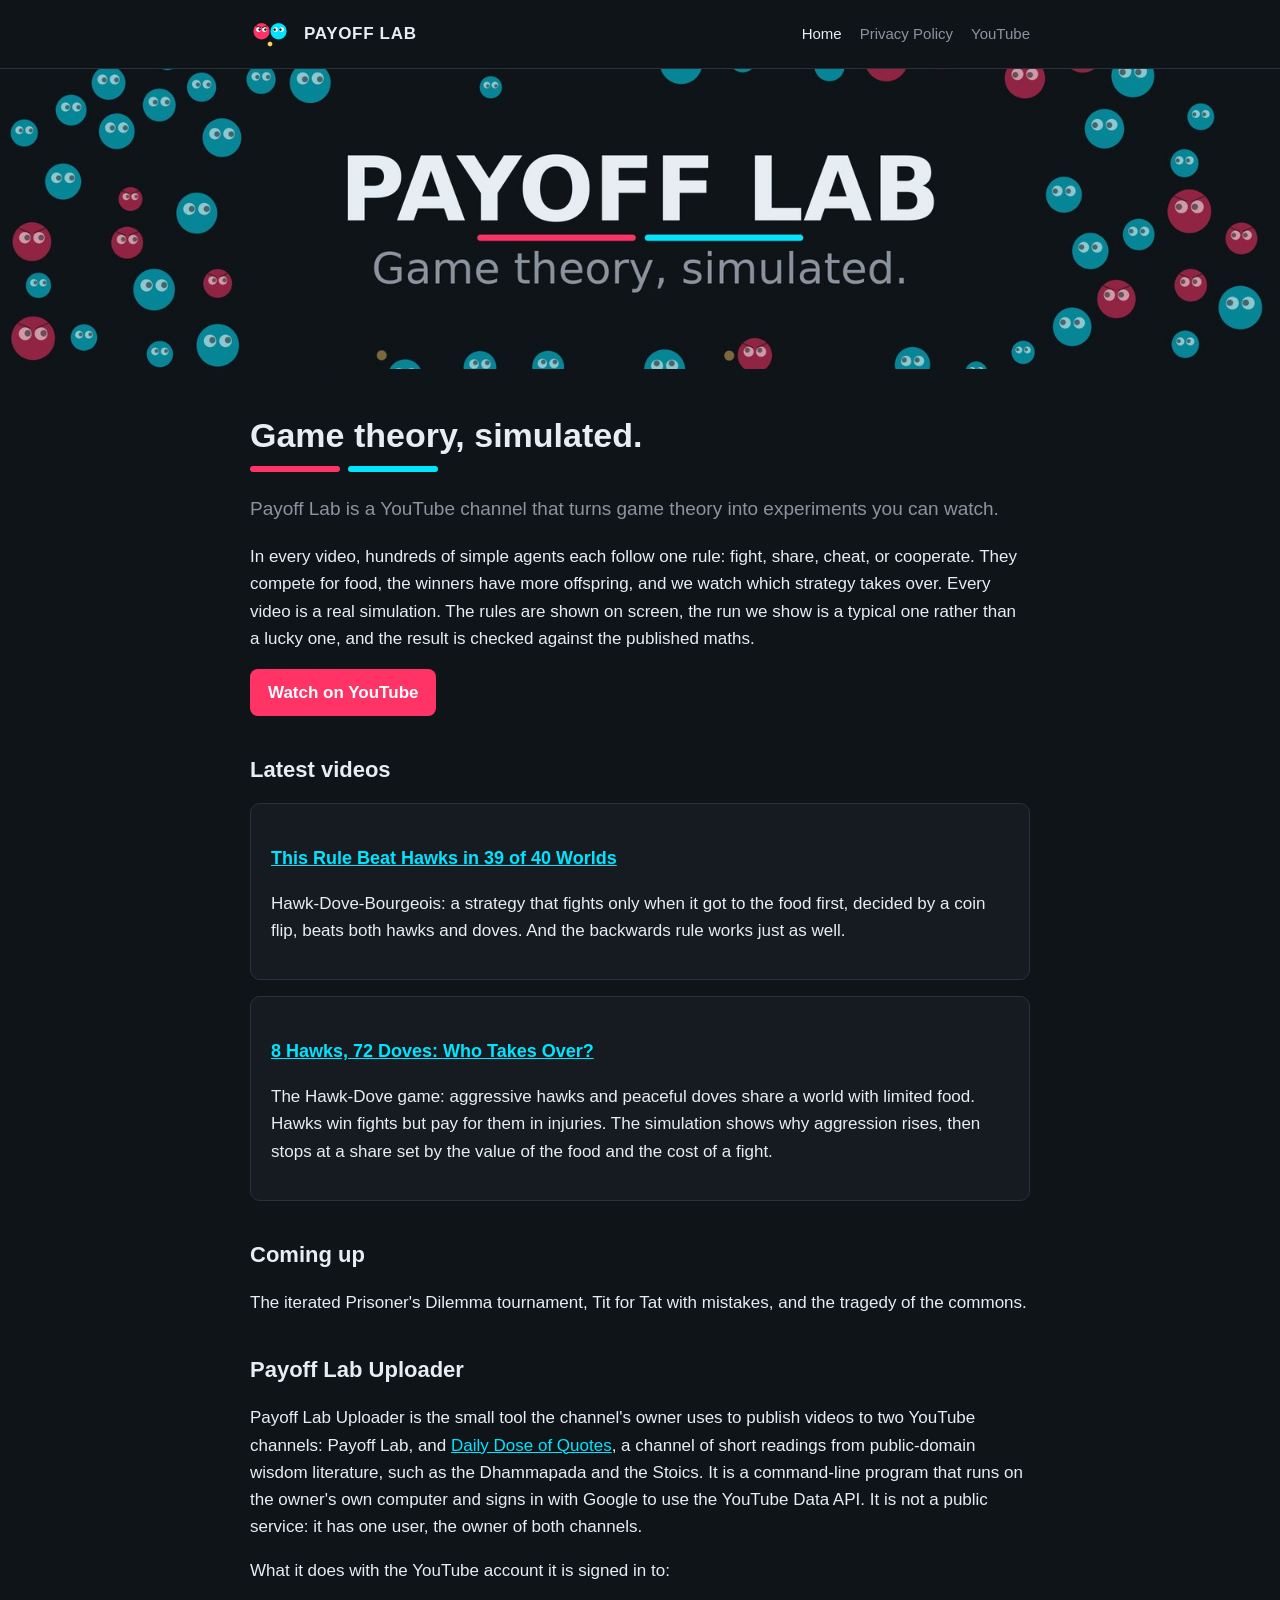
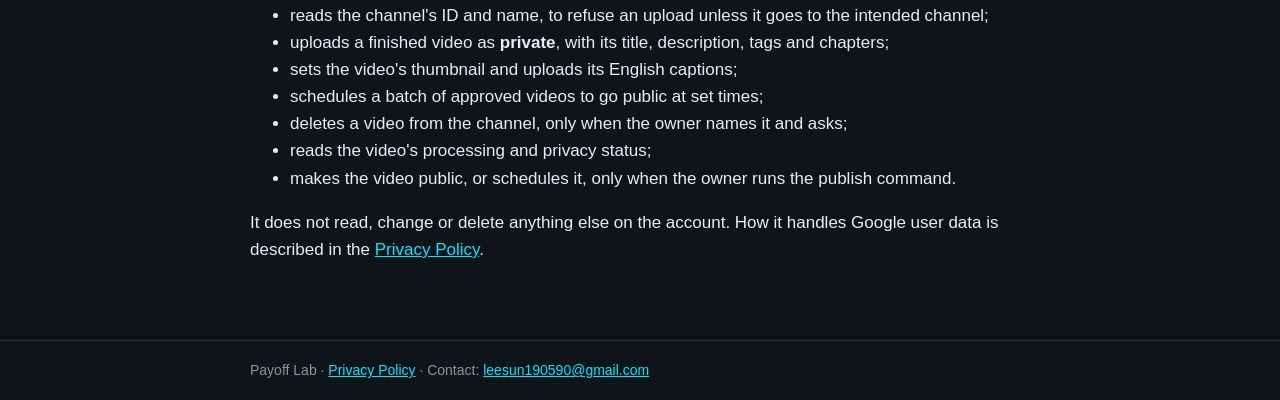
<file: index.html>
<!doctype html>
<html lang="en">
<head>
  <meta charset="utf-8">
  <meta name="viewport" content="width=device-width, initial-scale=1">
  <title>Payoff Lab: game theory, simulated</title>
  <meta name="description" content="Payoff Lab is a YouTube channel that turns game theory into agent-based simulations you can watch.">
  <link rel="icon" href="favicon.png">
  <link rel="stylesheet" href="style.css">
</head>
<body>
  <header class="site">
    <div class="inner">
      <img src="avatar.png" alt="Payoff Lab logo: a red hawk blob and a blue dove blob">
      <a class="name" href="./">PAYOFF LAB</a>
      <nav>
        <a href="./" aria-current="page">Home</a>
        <a href="privacy.html">Privacy Policy</a>
        <a href="https://www.youtube.com/@PayoffLabSim">YouTube</a>
      </nav>
    </div>
  </header>

  <img class="banner" src="banner.jpg" alt="Payoff Lab banner: a crowd of hawk and dove blobs around the words Payoff Lab, game theory, simulated">

  <main>
    <h1>Game theory, simulated.</h1>
    <div class="bars"><span class="h"></span><span class="d"></span></div>
    <p class="lead">Payoff Lab is a YouTube channel that turns game theory into experiments you can watch.</p>

    <p>In every video, hundreds of simple agents each follow one rule: fight, share, cheat, or cooperate.
    They compete for food, the winners have more offspring, and we watch which strategy takes over.
    Every video is a real simulation. The rules are shown on screen, the run we show is a typical one
    rather than a lucky one, and the result is checked against the published maths.</p>

    <p><a class="button" href="https://www.youtube.com/@PayoffLabSim">Watch on YouTube</a></p>

    <h2>Latest videos</h2>
    <div class="card">
      <h3><a href="https://youtu.be/GdYOqBVZ1Cs">This Rule Beat Hawks in 39 of 40 Worlds</a></h3>
      <p>Hawk-Dove-Bourgeois: a strategy that fights only when it got to the food first, decided by
      a coin flip, beats both hawks and doves. And the backwards rule works just as well.</p>
    </div>
    <div class="card">
      <h3><a href="https://youtu.be/chNGoUj3KSw">8 Hawks, 72 Doves: Who Takes Over?</a></h3>
      <p>The Hawk-Dove game: aggressive hawks and peaceful doves share a world with limited food.
      Hawks win fights but pay for them in injuries. The simulation shows why aggression rises,
      then stops at a share set by the value of the food and the cost of a fight.</p>
    </div>

    <h2>Coming up</h2>
    <p>The iterated Prisoner's Dilemma tournament, Tit for Tat with mistakes, and the tragedy of
    the commons.</p>

    <h2 id="uploader">Payoff Lab Uploader</h2>
    <p>Payoff Lab Uploader is the small tool the channel's owner uses to publish videos to two
    YouTube channels: Payoff Lab, and <a href="https://www.youtube.com/@DailyDoseofQuotes745">Daily Dose of Quotes</a>,
    a channel of short readings from public-domain wisdom literature, such as the Dhammapada and the Stoics. It is a command-line program that runs on
    the owner's own computer and signs in with Google to use the YouTube Data API. It is not a
    public service: it has one user, the owner of both channels.</p>
    <p>What it does with the YouTube account it is signed in to:</p>
    <ul>
      <li>reads the channel's ID and name, to refuse an upload unless it goes to the intended channel;</li>
      <li>uploads a finished video as <strong>private</strong>, with its title, description, tags and chapters;</li>
      <li>sets the video's thumbnail and uploads its English captions;</li>
      <li>schedules a batch of approved videos to go public at set times;</li>
      <li>deletes a video from the channel, only when the owner names it and asks;</li>
      <li>reads the video's processing and privacy status;</li>
      <li>makes the video public, or schedules it, only when the owner runs the publish command.</li>
    </ul>
    <p>It does not read, change or delete anything else on the account. How it handles Google user
    data is described in the <a href="privacy.html">Privacy Policy</a>.</p>
  </main>

  <footer>
    <div class="inner">
      Payoff Lab &middot; <a href="privacy.html">Privacy Policy</a> &middot;
      Contact: <a href="mailto:leesun190590@gmail.com">leesun190590@gmail.com</a>
    </div>
  </footer>
</body>
</html>
</file>
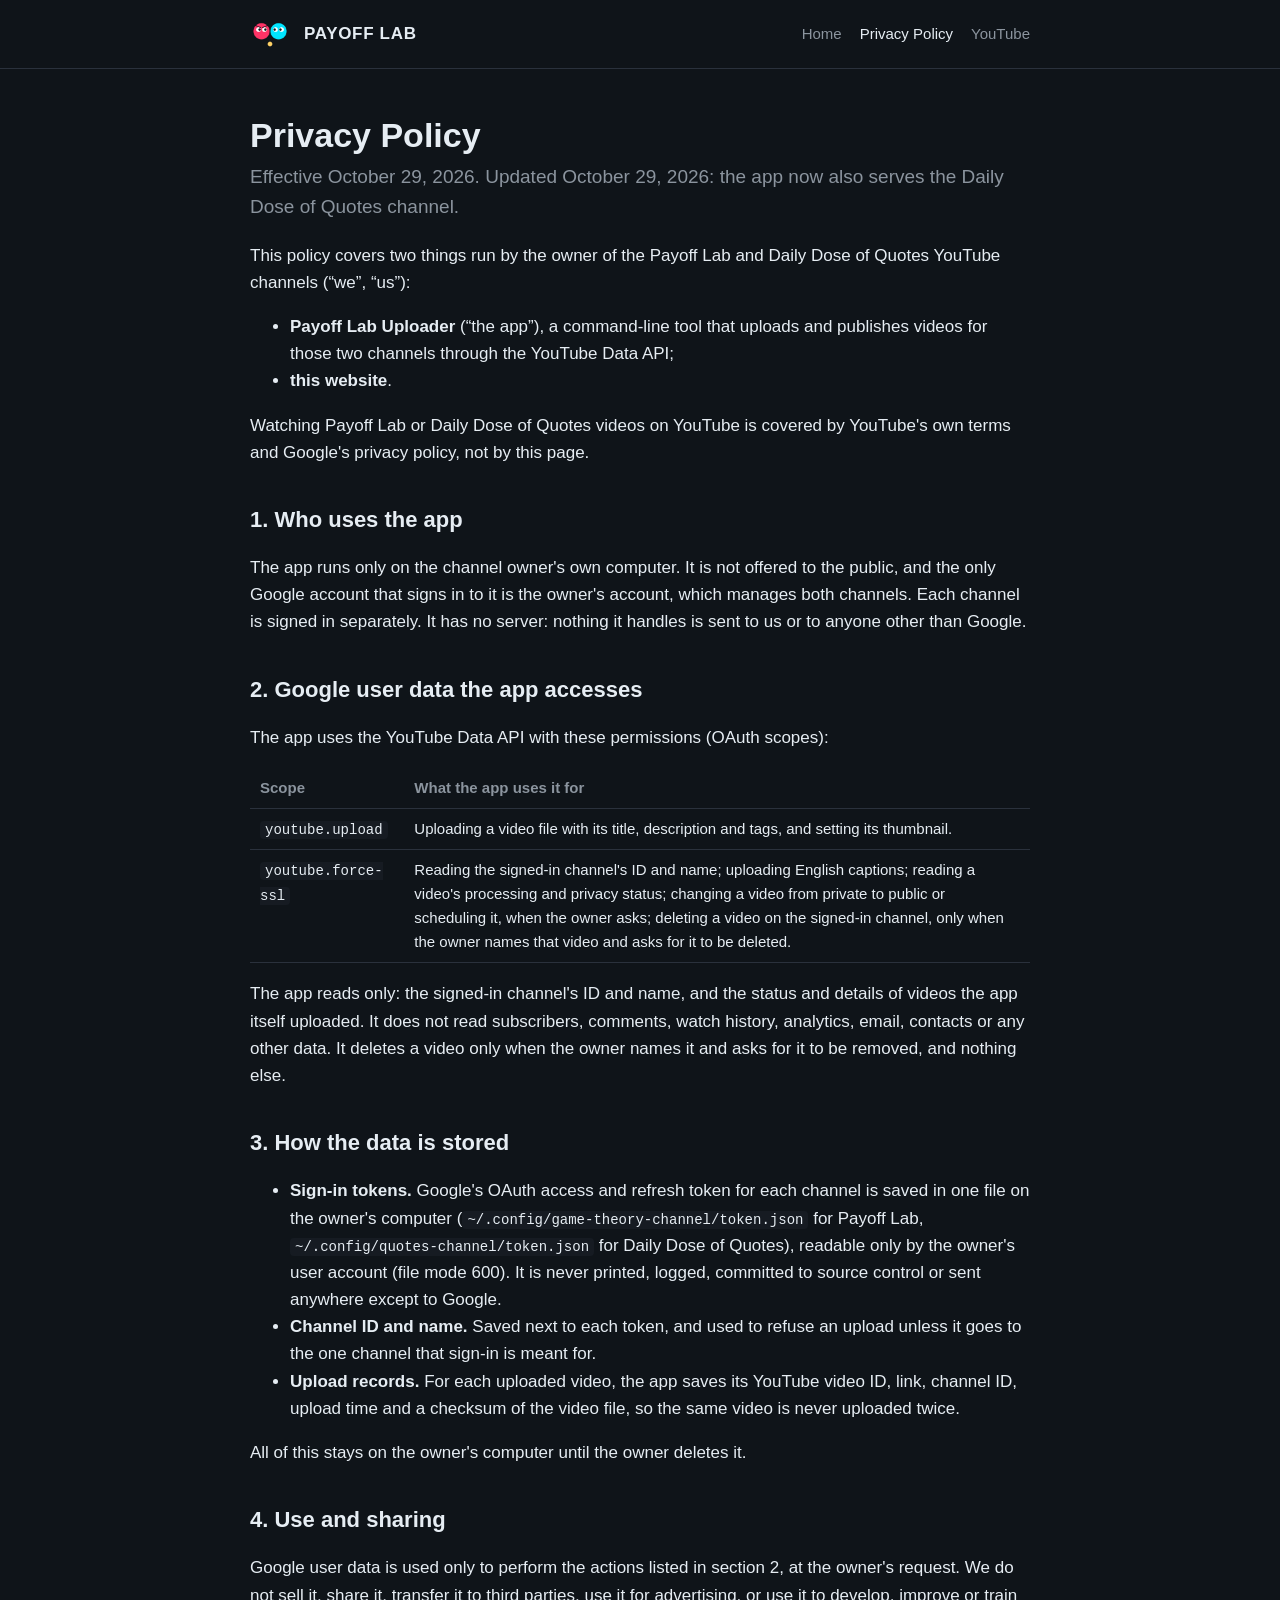
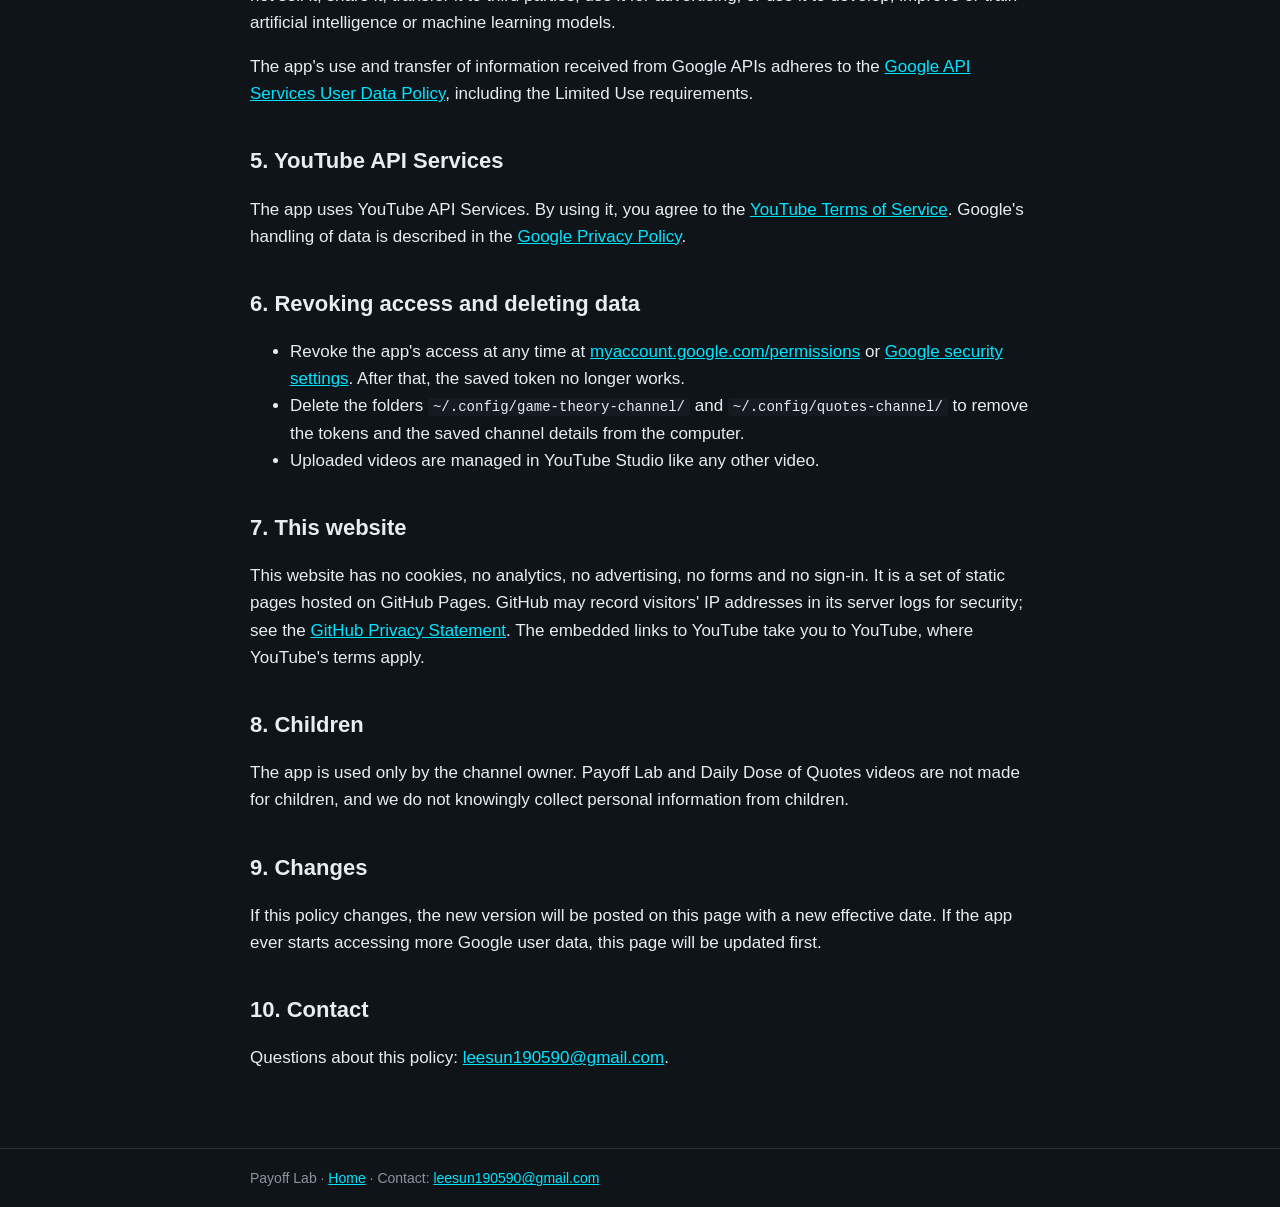
<file: privacy.html>
<!doctype html>
<html lang="en">
<head>
  <meta charset="utf-8">
  <meta name="viewport" content="width=device-width, initial-scale=1">
  <title>Privacy Policy: Payoff Lab</title>
  <meta name="description" content="How Payoff Lab and the Payoff Lab Uploader handle Google user data and website visitors.">
  <link rel="icon" href="favicon.png">
  <link rel="stylesheet" href="style.css">
</head>
<body>
  <header class="site">
    <div class="inner">
      <img src="avatar.png" alt="Payoff Lab logo">
      <a class="name" href="./">PAYOFF LAB</a>
      <nav>
        <a href="./">Home</a>
        <a href="privacy.html" aria-current="page">Privacy Policy</a>
        <a href="https://www.youtube.com/@PayoffLabSim">YouTube</a>
      </nav>
    </div>
  </header>

  <main>
    <h1>Privacy Policy</h1>
    <p class="lead">Effective October 29, 2026. Updated October 29, 2026: the app now also serves the Daily Dose of Quotes channel.</p>

    <p>This policy covers two things run by the owner of the Payoff Lab and Daily Dose of Quotes YouTube
    channels (“we”, “us”):</p>
    <ul>
      <li><strong>Payoff Lab Uploader</strong> (“the app”), a command-line tool that uploads and
      publishes videos for those two channels through the YouTube Data API;</li>
      <li><strong>this website</strong>.</li>
    </ul>
    <p>Watching Payoff Lab or Daily Dose of Quotes videos on YouTube is covered by YouTube's own terms and Google's privacy
    policy, not by this page.</p>

    <h2>1. Who uses the app</h2>
    <p>The app runs only on the channel owner's own computer. It is not offered to the public, and
    the only Google account that signs in to it is the owner's account, which manages both
    channels. Each channel is signed in separately.
    It has no server: nothing it handles is sent to us or to anyone other than Google.</p>

    <h2>2. Google user data the app accesses</h2>
    <p>The app uses the YouTube Data API with these permissions (OAuth scopes):</p>
    <table>
      <tr><th>Scope</th><th>What the app uses it for</th></tr>
      <tr><td><code>youtube.upload</code></td><td>Uploading a video file with its title, description and tags, and setting its thumbnail.</td></tr>
      <tr><td><code>youtube.force-ssl</code></td><td>Reading the signed-in channel's ID and name; uploading English captions; reading a video's processing and privacy status; changing a video from private to public or scheduling it, when the owner asks; deleting a video on the signed-in channel, only when the owner names that video and asks for it to be deleted.</td></tr>
    </table>
    <p>The app reads only: the signed-in channel's ID and name, and the status and details of
    videos the app itself uploaded. It does not read subscribers, comments, watch history, analytics, email,
    contacts or any other data. It deletes a video only when the owner names it and asks for it to be removed, and nothing else.</p>

    <h2>3. How the data is stored</h2>
    <ul>
      <li><strong>Sign-in tokens.</strong> Google's OAuth access and refresh token for each channel
      is saved in one file on the owner's computer (<code>~/.config/game-theory-channel/token.json</code>
      for Payoff Lab, <code>~/.config/quotes-channel/token.json</code> for Daily Dose of Quotes), readable
      only by the owner's user account (file mode 600). It is never printed, logged, committed to
      source control or sent anywhere except to Google.</li>
      <li><strong>Channel ID and name.</strong> Saved next to each token, and used to refuse an
      upload unless it goes to the one channel that sign-in is meant for.</li>
      <li><strong>Upload records.</strong> For each uploaded video, the app saves its YouTube video ID,
      link, channel ID, upload time and a checksum of the video file, so the same video is never
      uploaded twice.</li>
    </ul>
    <p>All of this stays on the owner's computer until the owner deletes it.</p>

    <h2>4. Use and sharing</h2>
    <p>Google user data is used only to perform the actions listed in section 2, at the owner's
    request. We do not sell it, share it, transfer it to third parties, use it for advertising,
    or use it to develop, improve or train artificial intelligence or machine learning models.</p>
    <p>The app's use and transfer of information received from Google APIs adheres to the
    <a href="https://developers.google.com/terms/api-services-user-data-policy">Google API Services
    User Data Policy</a>, including the Limited Use requirements.</p>

    <h2>5. YouTube API Services</h2>
    <p>The app uses YouTube API Services. By using it, you agree to the
    <a href="https://www.youtube.com/t/terms">YouTube Terms of Service</a>. Google's handling of data
    is described in the <a href="https://policies.google.com/privacy">Google Privacy Policy</a>.</p>

    <h2>6. Revoking access and deleting data</h2>
    <ul>
      <li>Revoke the app's access at any time at
      <a href="https://myaccount.google.com/permissions">myaccount.google.com/permissions</a> or
      <a href="https://security.google.com/settings/security/permissions">Google security settings</a>.
      After that, the saved token no longer works.</li>
      <li>Delete the folders <code>~/.config/game-theory-channel/</code> and
      <code>~/.config/quotes-channel/</code> to remove the tokens and the saved channel details from
      the computer.</li>
      <li>Uploaded videos are managed in YouTube Studio like any other video.</li>
    </ul>

    <h2>7. This website</h2>
    <p>This website has no cookies, no analytics, no advertising, no forms and no sign-in. It is a
    set of static pages hosted on GitHub Pages. GitHub may record visitors' IP addresses in its
    server logs for security; see the
    <a href="https://docs.github.com/en/site-policy/privacy-policies/github-general-privacy-statement">GitHub
    Privacy Statement</a>. The embedded links to YouTube take you to YouTube, where YouTube's terms apply.</p>

    <h2>8. Children</h2>
    <p>The app is used only by the channel owner. Payoff Lab and Daily Dose of Quotes videos are not made for children,
    and we do not knowingly collect personal information from children.</p>

    <h2>9. Changes</h2>
    <p>If this policy changes, the new version will be posted on this page with a new effective
    date. If the app ever starts accessing more Google user data, this page will be updated first.</p>

    <h2>10. Contact</h2>
    <p>Questions about this policy: <a href="mailto:leesun190590@gmail.com">leesun190590@gmail.com</a>.</p>
  </main>

  <footer>
    <div class="inner">
      Payoff Lab &middot; <a href="./">Home</a> &middot;
      Contact: <a href="mailto:leesun190590@gmail.com">leesun190590@gmail.com</a>
    </div>
  </footer>
</body>
</html>
</file>
<file: style.css>
:root {
  --bg: #0f1419;
  --panel: #161b22;
  --text: #e6edf3;
  --muted: #8b949e;
  --hawk: #ff3366;
  --dove: #00e5ff;
  --food: #ffd166;
  --grid: #2a313c;
}

* { box-sizing: border-box; }

body {
  margin: 0;
  background: var(--bg);
  color: var(--text);
  font: 17px/1.6 -apple-system, BlinkMacSystemFont, "Segoe UI", Roboto, Helvetica, Arial, sans-serif;
}

a { color: var(--dove); }
a:hover { color: var(--food); }

header.site {
  border-bottom: 1px solid var(--grid);
}
header.site .inner {
  display: flex;
  align-items: center;
  gap: 14px;
  max-width: 820px;
  margin: 0 auto;
  padding: 14px 20px;
}
header.site img { width: 40px; height: 40px; border-radius: 50%; }
header.site .name { font-weight: 700; letter-spacing: 0.04em; color: var(--text); text-decoration: none; }
header.site nav { margin-left: auto; display: flex; gap: 18px; font-size: 15px; }
header.site nav a { color: var(--muted); text-decoration: none; }
header.site nav a:hover, header.site nav a[aria-current] { color: var(--text); }

.banner {
  display: block;
  width: 100%;
  max-height: 300px;
  object-fit: cover;
}

main {
  max-width: 820px;
  margin: 0 auto;
  padding: 28px 20px 60px;
}

h1 { font-size: 34px; line-height: 1.2; margin: 18px 0 6px; }
h2 { font-size: 22px; margin: 36px 0 8px; }
h3 { font-size: 18px; margin: 22px 0 4px; }
.lead { color: var(--muted); font-size: 19px; margin-top: 0; }

.bars { display: flex; gap: 8px; margin: 10px 0 22px; }
.bars span { height: 6px; width: 90px; border-radius: 3px; }
.bars .h { background: var(--hawk); }
.bars .d { background: var(--dove); }

.card {
  background: var(--panel);
  border: 1px solid var(--grid);
  border-radius: 10px;
  padding: 18px 20px;
  margin: 16px 0;
}

.button {
  display: inline-block;
  background: var(--hawk);
  color: #fff;
  font-weight: 600;
  text-decoration: none;
  padding: 10px 18px;
  border-radius: 8px;
}
.button:hover { color: #fff; filter: brightness(1.1); }

table { border-collapse: collapse; width: 100%; font-size: 15px; }
th, td { text-align: left; vertical-align: top; padding: 8px 10px; border-bottom: 1px solid var(--grid); }
th { color: var(--muted); font-weight: 600; }
code { background: var(--panel); padding: 1px 5px; border-radius: 4px; font-size: 14px; }

footer {
  border-top: 1px solid var(--grid);
  color: var(--muted);
  font-size: 14px;
}
footer .inner { max-width: 820px; margin: 0 auto; padding: 18px 20px; }

@media (max-width: 560px) {
  body { font-size: 16px; }
  header.site .inner { flex-wrap: wrap; gap: 8px 12px; padding: 12px 16px; }
  header.site nav { margin-left: 0; width: 100%; gap: 16px; font-size: 14px; }
  main { padding: 20px 16px 48px; }
  h1 { font-size: 28px; }
  .lead { font-size: 17px; }
  th, td { padding: 6px; font-size: 14px; }
  code { word-break: break-all; }
}
</file>
